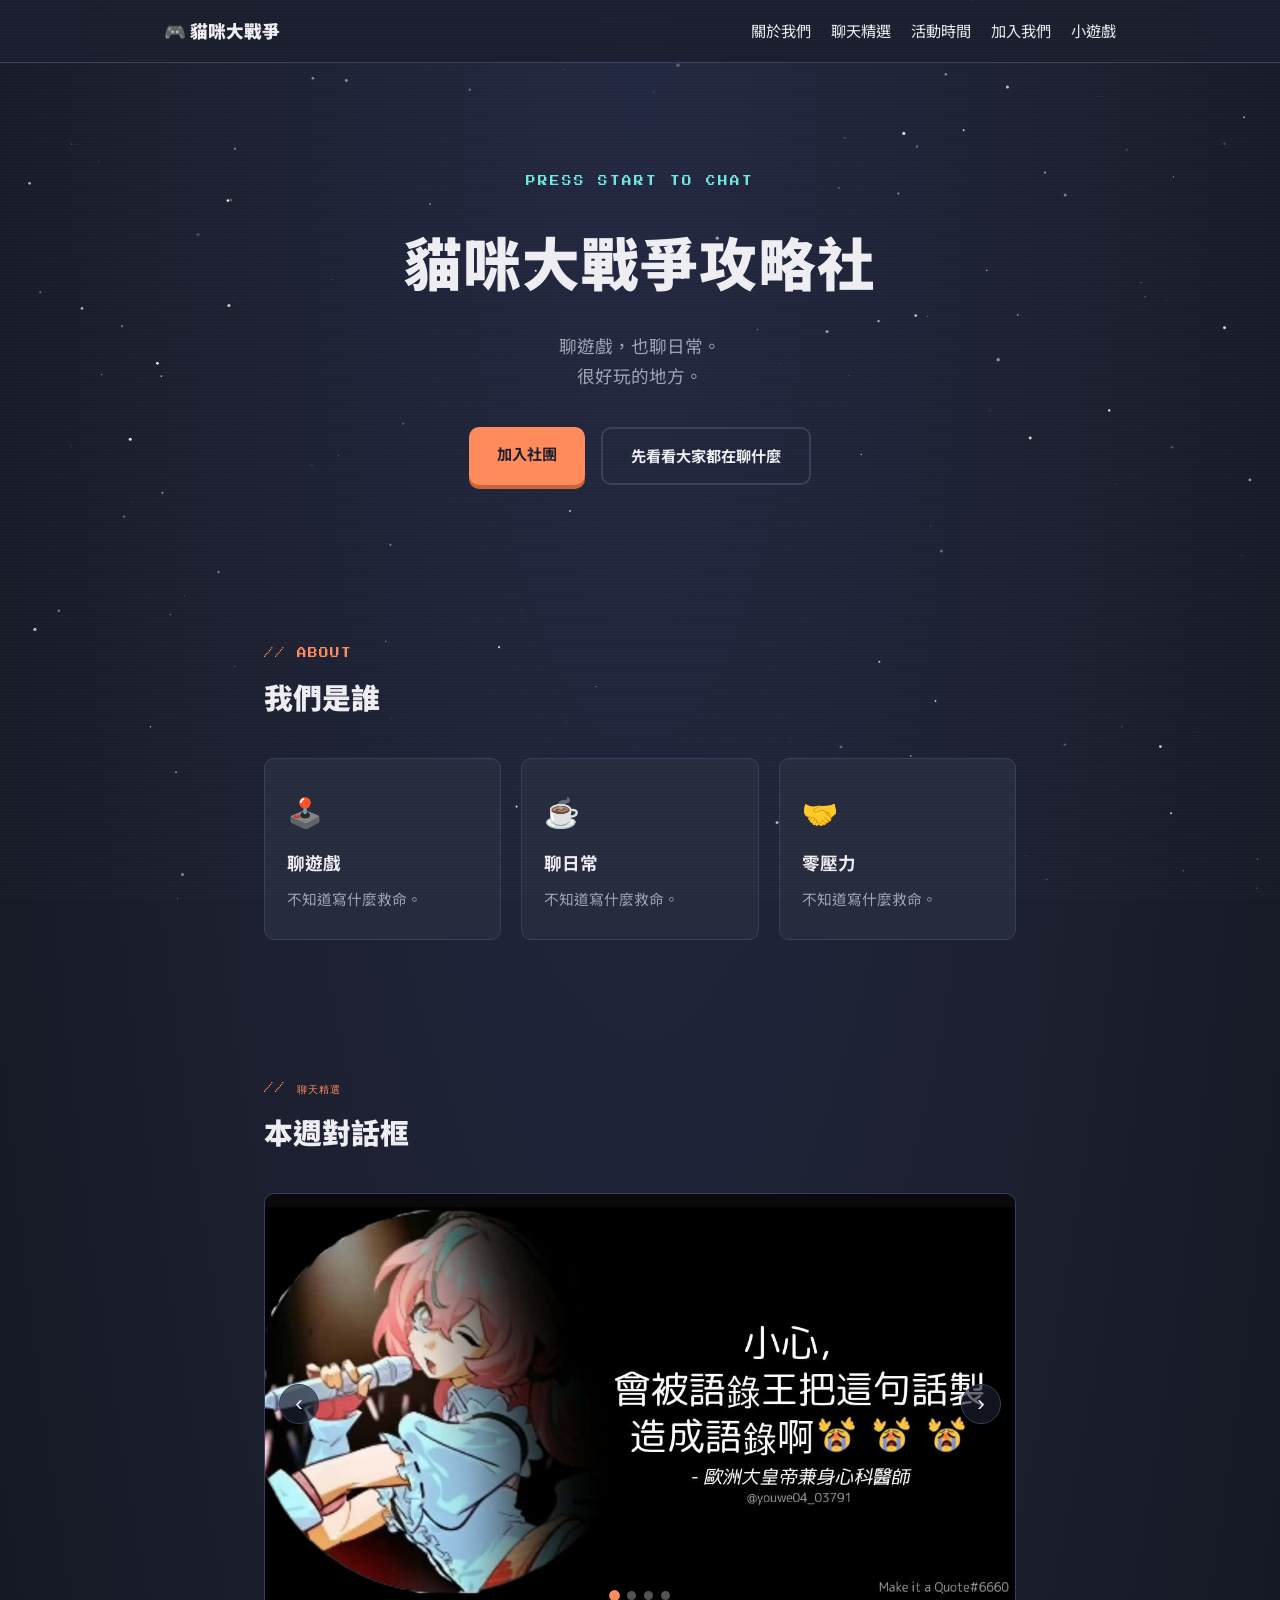
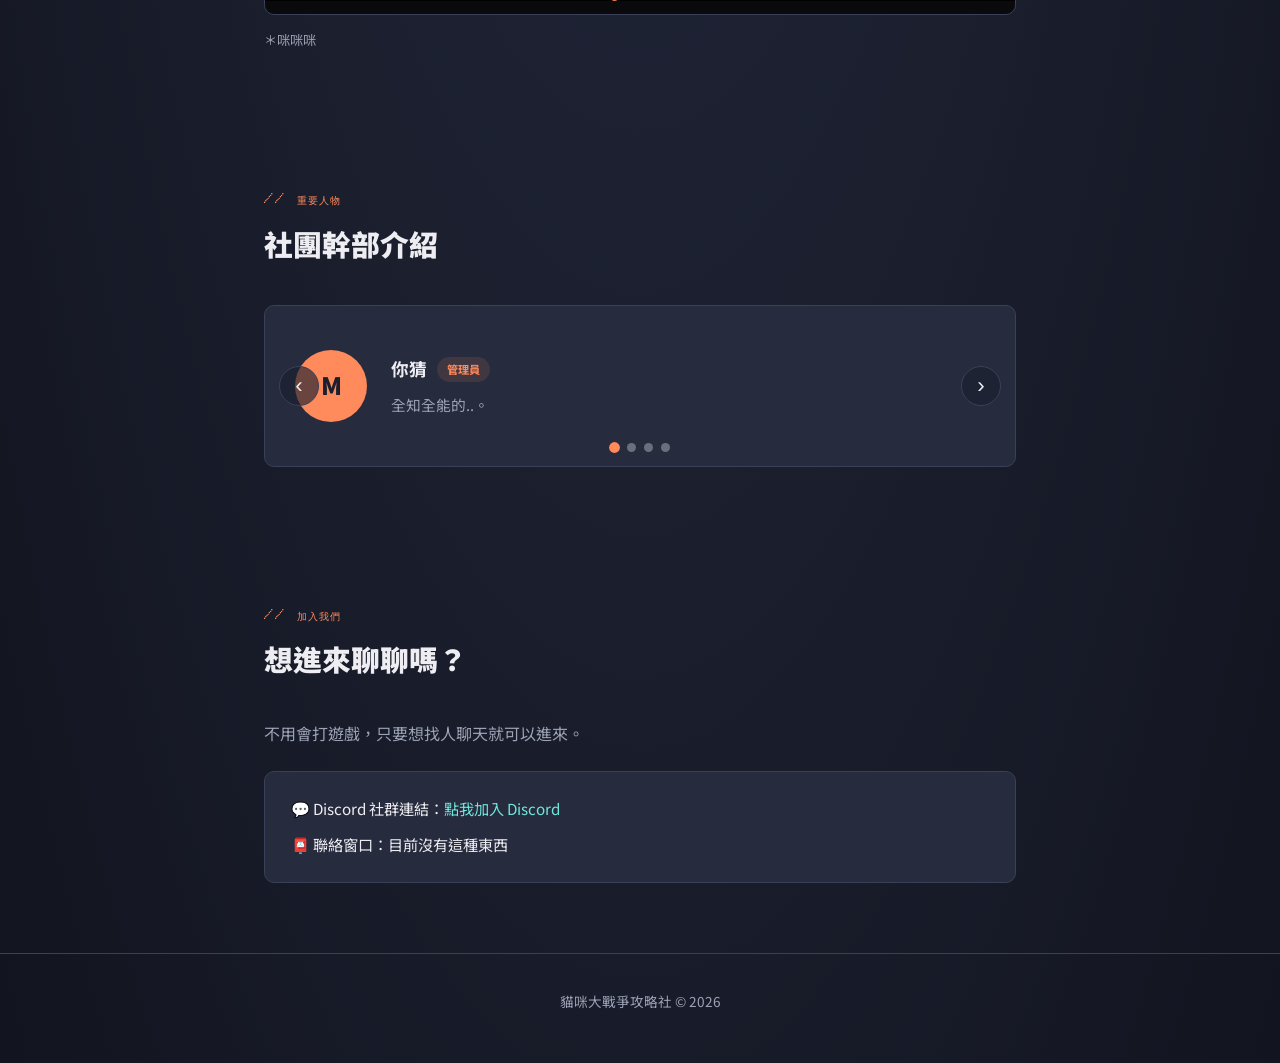
<file: index.html>
<!DOCTYPE html>
<html lang="zh-Hant">
<head>
<meta charset="UTF-8">
<meta name="viewport" content="width=device-width, initial-scale=1.0">
<title>貓咪大戰爭｜貓咪大戰爭攻略社</title>
<link rel="preconnect" href="https://fonts.googleapis.com">
<link rel="preconnect" href="https://fonts.gstatic.com" crossorigin>
<link href="https://fonts.googleapis.com/css2?family=Press+Start+2P&family=Noto+Sans+TC:wght@400;500;700;900&display=swap" rel="stylesheet">
<link rel="stylesheet" href="style.css">
</head>
<body>

  <canvas id="star-canvas"></canvas>
  <div class="scanlines"></div>

  <header class="nav">
    <div class="nav-inner">
      <span class="nav-logo">🎮 貓咪大戰爭</span>
      <nav class="nav-links">
        <a href="#about">關於我們</a>
        <a href="#chatlog">聊天精選</a>
        <a href="#schedule">活動時間</a>
        <a href="#join">加入我們</a>
        <a href="games.html">小遊戲</a>
      </nav>
    </div>
  </header>

  <main>
    <!-- HERO -->
    <section class="hero">
      <div class="hero-tag">PRESS START TO CHAT</div>
      <h1 class="hero-title">貓咪大戰爭攻略社</h1>
      <p class="hero-sub">聊遊戲，也聊日常。<br>很好玩的地方。</p>
      <div class="hero-actions">
        <a href="#join" class="btn btn-primary">加入社團</a>
        <a href="#chatlog" class="btn btn-ghost">先看看大家都在聊什麼</a>
      </div>
    </section>

    <!-- ABOUT -->
    <section id="about" class="section">
      <p class="eyebrow">// ABOUT</p>
      <h2 class="section-title">我們是誰</h2>
      <div class="about-grid">
        <div class="about-card">
          <span class="about-icon">🕹️</span>
          <h3>聊遊戲</h3>
          <p>不知道寫什麼救命。</p>
        </div>
        <div class="about-card">
          <span class="about-icon">☕</span>
          <h3>聊日常</h3>
          <p>不知道寫什麼救命。</p>
        </div>
        <div class="about-card">
          <span class="about-icon">🤝</span>
          <h3>零壓力</h3>
          <p>不知道寫什麼救命。</p>
        </div>
      </div>
    </section>

    <!-- CHAT LOG / SIGNATURE ELEMENT -->
    <section id="chatlog" class="section">
      <p class="eyebrow">// 聊天精選</p>
      <h2 class="section-title">本週對話框</h2>
<div class="quote-carousel" id="quote-carousel">
  <div class="quote-track" id="quote-track">
    <div class="quote-slide"><img src="quotes/1.jpg" alt="語錄 1"></div>
    <div class="quote-slide"><img src="quotes/2.jpg" alt="語錄 2"></div>
    <div class="quote-slide"><img src="quotes/3.jpg" alt="語錄 3"></div>
    <div class="quote-slide"><img src="quotes/4.jpg" alt="語錄 4"></div>
  </div>
  <button class="carousel-btn prev" id="carousel-prev" aria-label="上一張">‹</button>
  <button class="carousel-btn next" id="carousel-next" aria-label="下一張">›</button>
  <div class="carousel-dots" id="carousel-dots"></div>
</div>
<p class="dialog-note">＊咪咪咪</p>
    </section>

<!-- MEMBERS -->
<section id="schedule" class="section">
  <p class="eyebrow">// 重要人物</p>
  <h2 class="section-title">社團幹部介紹</h2>

  <div class="quote-carousel" id="member-carousel">
    <div class="quote-track" id="member-track">
      <div class="quote-slide">
        <div class="member-slide">
          <div class="member-avatar p1">M</div>
          <div class="member-info">
            <h3 class="member-name">你猜 <span class="member-role">管理員</span></h3>
            <p class="member-desc">全知全能的..。</p>
          </div>
        </div>
      </div>
      <div class="quote-slide">
        <div class="member-slide">
          <div class="member-avatar p2">皮</div>
          <div class="member-info">
            <h3 class="member-name">猜一下 <span class="member-role">毛皮</span></h3>
            <p class="member-desc">貓咪界中天上地下唯我獨尊。</p>
          </div>
        </div>
      </div>
      <div class="quote-slide">
        <div class="member-slide">
          <div class="member-avatar p3">虎</div>
          <div class="member-info">
            <h3 class="member-name">請猜 <span class="member-role">版主</span></h3>
            <p class="member-desc">遊戲她記。</p>
          </div>
        </div>
      </div>
      <div class="quote-slide">
        <div class="member-slide">
          <div class="member-avatar p4">長</div>
          <div class="member-info">
            <h3 class="member-name">快猜 <span class="member-role">可愛成員</span></h3>
            <p class="member-desc">123456+789+63*96*85/85=</p>
          </div>
        </div>
      </div>
    </div>
    <button class="carousel-btn prev" id="member-prev" aria-label="上一位">‹</button>
    <button class="carousel-btn next" id="member-next" aria-label="下一位">›</button>
    <div class="carousel-dots" id="member-dots"></div>
  </div>
</section>
    
    <!-- JOIN -->
    <section id="join" class="section join-section">
      <p class="eyebrow">// 加入我們</p>
      <h2 class="section-title">想進來聊聊嗎？</h2>
      <p class="join-desc">不用會打遊戲，只要想找人聊天就可以進來。</p>
      <div class="join-card">
        <p class="join-line">💬 Discord 社群連結：<a href="https://discord.gg/fbbc">點我加入 Discord</a></p>
        <p class="join-line">📮 聯絡窗口：目前沒有這種東西</p>
      </div>
    </section>
  </main>

  <footer class="footer">
    <p>貓咪大戰爭攻略社 © <span id="year"></span>　</p>
  </footer>

  <script src="script.js"></script>
</body>
</html>
</file>
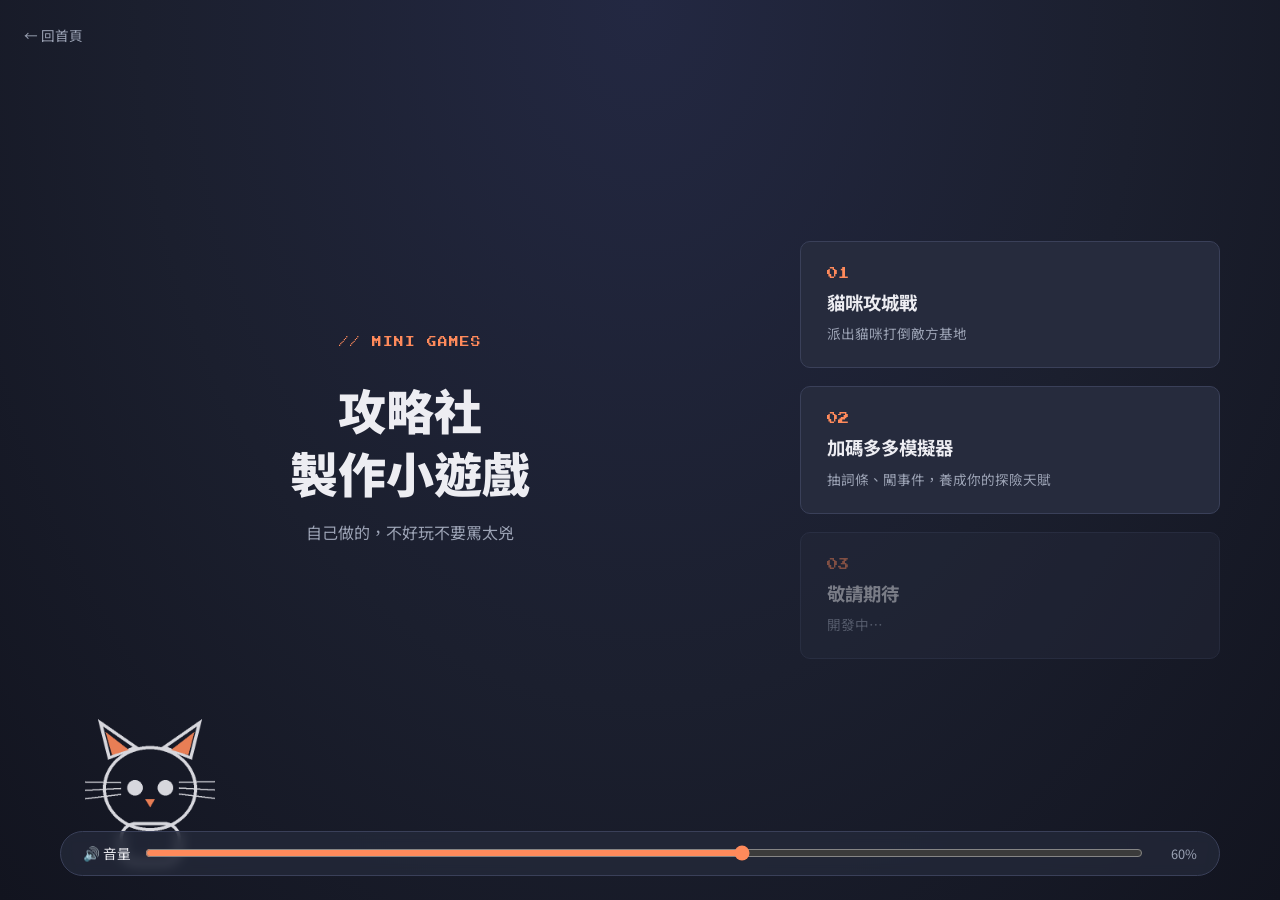
<file: games.html>
<!DOCTYPE html>
<html lang="zh-Hant">
<head>
<meta charset="UTF-8">
<meta name="viewport" content="width=device-width, initial-scale=1.0">
<title>攻略社製作小遊戲</title>
<link rel="preconnect" href="https://fonts.googleapis.com">
<link rel="preconnect" href="https://fonts.gstatic.com" crossorigin>
<link href="https://fonts.googleapis.com/css2?family=Press+Start+2P&family=Noto+Sans+TC:wght@400;500;700;900&display=swap" rel="stylesheet">
<link rel="stylesheet" href="style.css">
<link rel="stylesheet" href="games.css">
</head>
<body class="games-body">

  <canvas id="star-canvas"></canvas>

  <div class="hub">
    <a href="index.html" class="hub-back">← 回首頁</a>

    <div class="hub-left">
      <p class="eyebrow">// MINI GAMES</p>
      <h1 class="hub-title">攻略社<br>製作小遊戲</h1>
      <p class="hub-sub">自己做的，不好玩不要罵太兇</p>
      <img src="hub-cat.png" alt="貓咪吉祥物" class="hub-cat">
    </div>

    <div class="hub-right">
      <a href="cats-game.html" class="game-tile">
        <span class="game-tile-num">01</span>
        <span class="game-tile-name">貓咪攻城戰</span>
        <span class="game-tile-desc">派出貓咪打倒敵方基地</span>
      </a>
      <a href="kabamodo.html" class="game-tile">
        <span class="game-tile-num">02</span>
        <span class="game-tile-name">加碼多多模擬器</span>
        <span class="game-tile-desc">抽詞條、闖事件，養成你的探險天賦</span>
      </a>
      <div class="game-tile game-tile--soon">
        <span class="game-tile-num">03</span>
        <span class="game-tile-name">敬請期待</span>
        <span class="game-tile-desc">開發中…</span>
      </div>
    </div>

    <div class="hub-settings">
      <span class="hub-settings-label">🔊 音量</span>
      <input type="range" id="volume-slider" min="0" max="100" value="60">
      <span id="volume-value">60%</span>
    </div>
  </div>

  <script src="script.js"></script>
  <script src="games.js"></script>
</body>
</html>
</file>
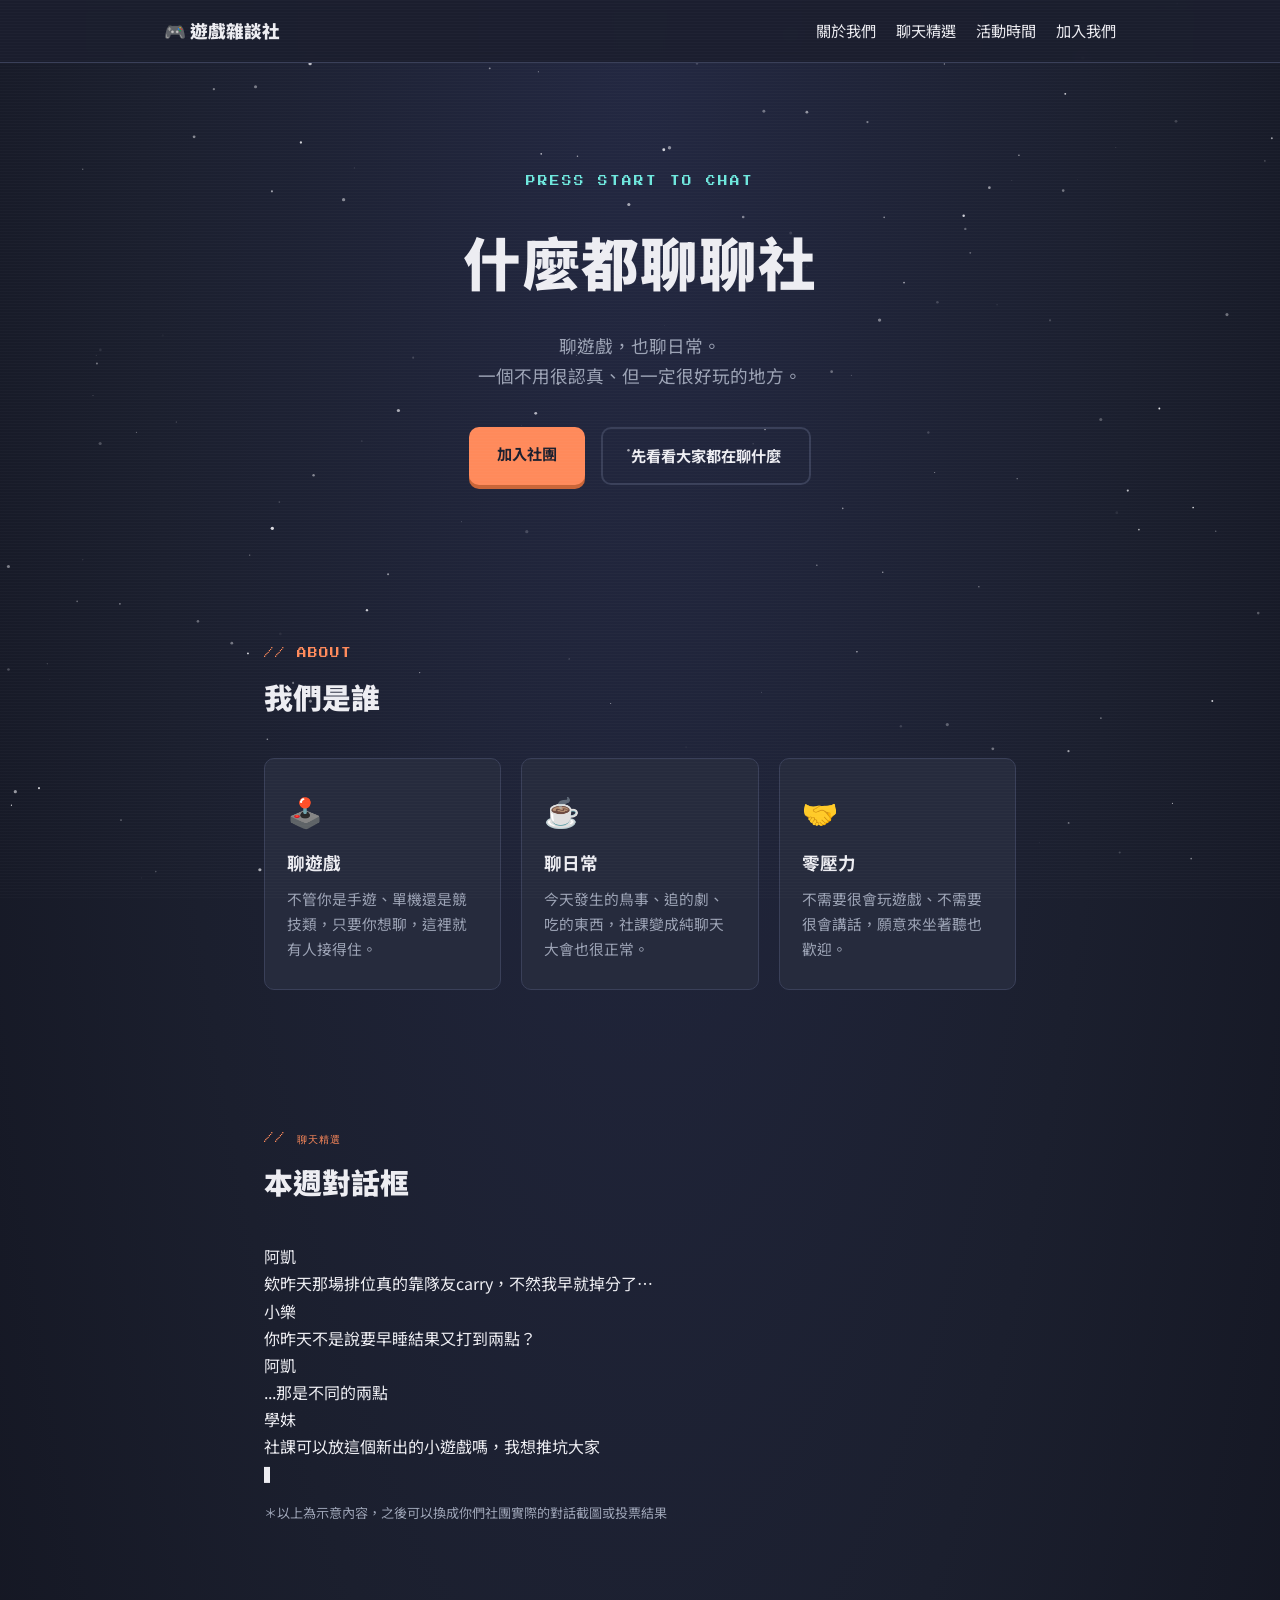
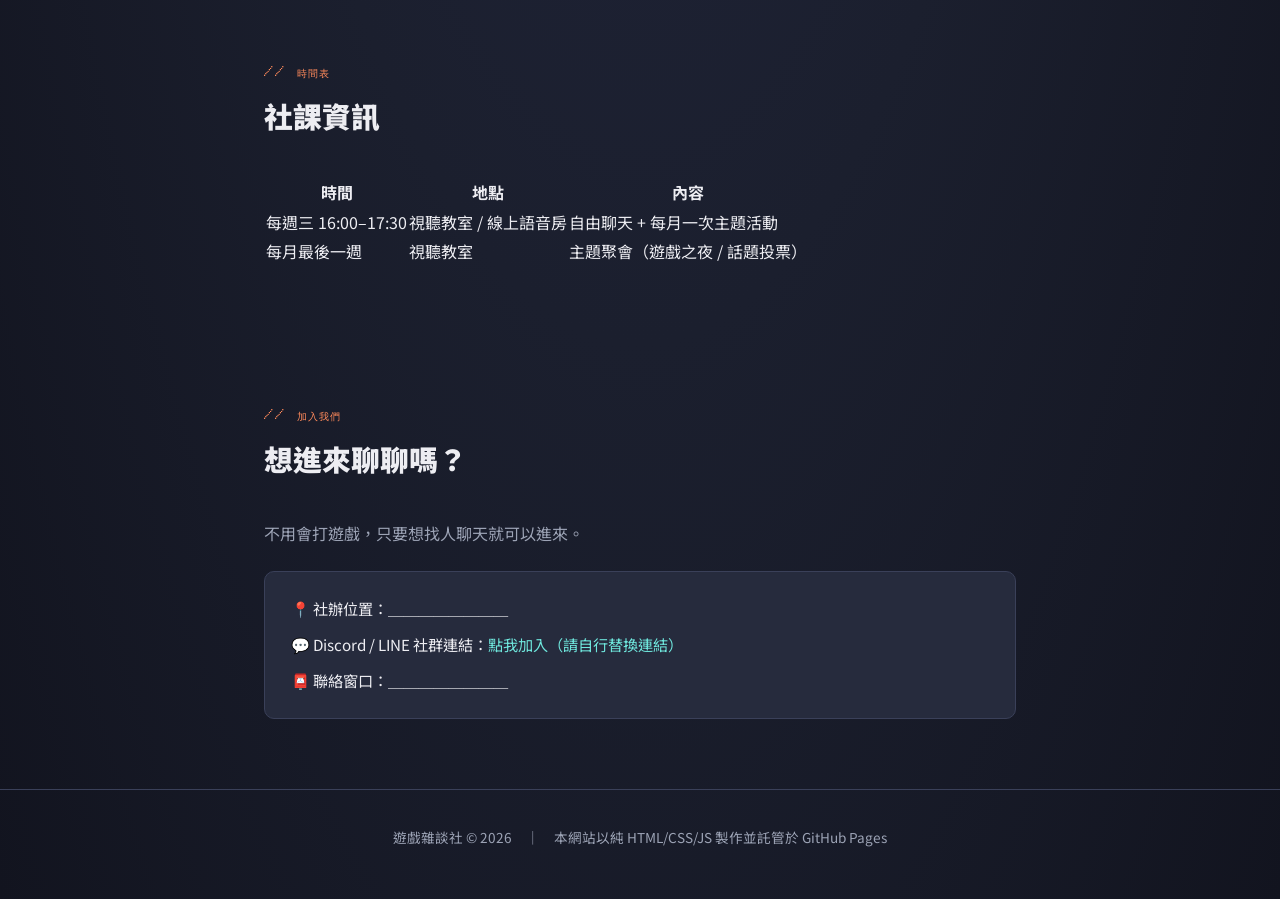
<file: index (1).html>
<!DOCTYPE html>
<html lang="zh-Hant">
<head>
<meta charset="UTF-8">
<meta name="viewport" content="width=device-width, initial-scale=1.0">
<title>遊戲雜談社｜什麼都聊聊社</title>
<link rel="preconnect" href="https://fonts.googleapis.com">
<link rel="preconnect" href="https://fonts.gstatic.com" crossorigin>
<link href="https://fonts.googleapis.com/css2?family=Press+Start+2P&family=Noto+Sans+TC:wght@400;500;700;900&display=swap" rel="stylesheet">
<link rel="stylesheet" href="style.css">
</head>
<body>

  <canvas id="star-canvas"></canvas>
  <div class="scanlines"></div>

  <header class="nav">
    <div class="nav-inner">
      <span class="nav-logo">🎮 遊戲雜談社</span>
      <nav class="nav-links">
        <a href="#about">關於我們</a>
        <a href="#chatlog">聊天精選</a>
        <a href="#schedule">活動時間</a>
        <a href="#join">加入我們</a>
      </nav>
    </div>
  </header>

  <main>
    <!-- HERO -->
    <section class="hero">
      <div class="hero-tag">PRESS START TO CHAT</div>
      <h1 class="hero-title">什麼都聊聊社</h1>
      <p class="hero-sub">聊遊戲，也聊日常。<br>一個不用很認真、但一定很好玩的地方。</p>
      <div class="hero-actions">
        <a href="#join" class="btn btn-primary">加入社團</a>
        <a href="#chatlog" class="btn btn-ghost">先看看大家都在聊什麼</a>
      </div>
    </section>

    <!-- ABOUT -->
    <section id="about" class="section">
      <p class="eyebrow">// ABOUT</p>
      <h2 class="section-title">我們是誰</h2>
      <div class="about-grid">
        <div class="about-card">
          <span class="about-icon">🕹️</span>
          <h3>聊遊戲</h3>
          <p>不管你是手遊、單機還是競技類，只要你想聊，這裡就有人接得住。</p>
        </div>
        <div class="about-card">
          <span class="about-icon">☕</span>
          <h3>聊日常</h3>
          <p>今天發生的鳥事、追的劇、吃的東西，社課變成純聊天大會也很正常。</p>
        </div>
        <div class="about-card">
          <span class="about-icon">🤝</span>
          <h3>零壓力</h3>
          <p>不需要很會玩遊戲、不需要很會講話，願意來坐著聽也歡迎。</p>
        </div>
      </div>
    </section>

    <!-- CHAT LOG / SIGNATURE ELEMENT -->
    <section id="chatlog" class="section">
      <p class="eyebrow">// 聊天精選</p>
      <h2 class="section-title">本週對話框</h2>
      <div class="dialog-box">
        <div class="dialog-line">
          <span class="dialog-name p1">阿凱</span>
          <p>欸昨天那場排位真的靠隊友carry，不然我早就掉分了…</p>
        </div>
        <div class="dialog-line">
          <span class="dialog-name p2">小樂</span>
          <p>你昨天不是說要早睡結果又打到兩點？</p>
        </div>
        <div class="dialog-line">
          <span class="dialog-name p1">阿凱</span>
          <p>...那是不同的兩點</p>
        </div>
        <div class="dialog-line">
          <span class="dialog-name p3">學妹</span>
          <p>社課可以放這個新出的小遊戲嗎，我想推坑大家</p>
        </div>
        <div class="dialog-cursor">▍</div>
      </div>
      <p class="dialog-note">＊以上為示意內容，之後可以換成你們社團實際的對話截圖或投票結果</p>
    </section>

    <!-- SCHEDULE -->
    <section id="schedule" class="section">
      <p class="eyebrow">// 時間表</p>
      <h2 class="section-title">社課資訊</h2>
      <table class="schedule-table">
        <thead>
          <tr><th>時間</th><th>地點</th><th>內容</th></tr>
        </thead>
        <tbody>
          <tr><td>每週三 16:00–17:30</td><td>視聽教室 / 線上語音房</td><td>自由聊天 + 每月一次主題活動</td></tr>
          <tr><td>每月最後一週</td><td>視聽教室</td><td>主題聚會（遊戲之夜 / 話題投票）</td></tr>
        </tbody>
      </table>
    </section>

    <!-- JOIN -->
    <section id="join" class="section join-section">
      <p class="eyebrow">// 加入我們</p>
      <h2 class="section-title">想進來聊聊嗎？</h2>
      <p class="join-desc">不用會打遊戲，只要想找人聊天就可以進來。</p>
      <div class="join-card">
        <p class="join-line">📍 社辦位置：＿＿＿＿＿＿＿＿</p>
        <p class="join-line">💬 Discord / LINE 社群連結：<a href="#">點我加入（請自行替換連結）</a></p>
        <p class="join-line">📮 聯絡窗口：＿＿＿＿＿＿＿＿</p>
      </div>
    </section>
  </main>

  <footer class="footer">
    <p>遊戲雜談社 © <span id="year"></span>　｜　本網站以純 HTML/CSS/JS 製作並託管於 GitHub Pages</p>
  </footer>

  <script src="script.js"></script>
</body>
</html>
</file>
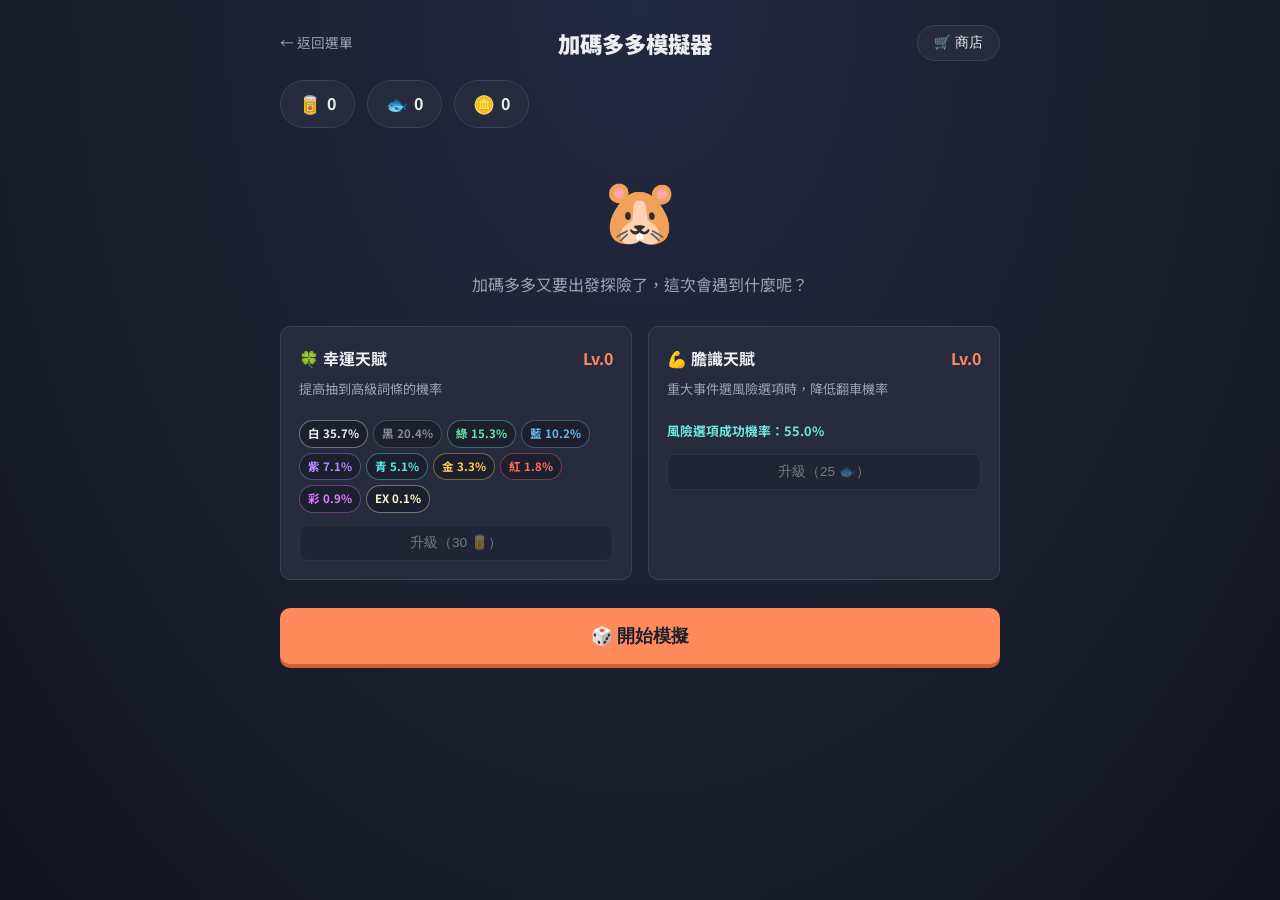
<file: kabamodo.html>
<!DOCTYPE html>
<html lang="zh-Hant">
<head>
<meta charset="UTF-8">
<meta name="viewport" content="width=device-width, initial-scale=1.0">
<title>加碼多多模擬器</title>
<link rel="preconnect" href="https://fonts.googleapis.com">
<link rel="preconnect" href="https://fonts.gstatic.com" crossorigin>
<link href="https://fonts.googleapis.com/css2?family=Press+Start+2P&family=Noto+Sans+TC:wght@400;500;700;900&display=swap" rel="stylesheet">
<link rel="stylesheet" href="style.css">
<link rel="stylesheet" href="kabamodo.css">
</head>
<body class="games-body">

<canvas id="star-canvas"></canvas>

<div class="kb-wrap">

  <header class="kb-topbar">
    <a href="games.html" class="kb-back">← 返回選單</a>
    <h1 class="kb-title">加碼多多模擬器</h1>
    <button id="kb-shop-btn" class="kb-shop-btn">🛒 商店</button>
  </header>

  <div class="kb-currency-bar">
    <div class="kb-currency"><span class="kb-currency-icon">🥫</span><span id="cur-can">0</span></div>
    <div class="kb-currency"><span class="kb-currency-icon">🐟</span><span id="cur-fish">0</span></div>
    <div class="kb-currency"><span class="kb-currency-icon">🪙</span><span id="cur-coin">0</span></div>
  </div>

  <!-- ===================== 首頁 ===================== -->
  <section id="screen-home" class="kb-screen">
    <div class="kb-mascot">🐹</div>
    <p class="kb-flavor">加碼多多又要出發探險了，這次會遇到什麼呢？</p>

    <div class="kb-talents">
      <div class="kb-talent">
        <div class="kb-talent-head">
          <span>🍀 幸運天賦</span>
          <span id="luck-level">Lv.0</span>
        </div>
        <p class="kb-talent-desc">提高抽到高級詞條的機率</p>
        <div class="kb-prob-list" id="luck-prob-list"></div>
        <button id="luck-upgrade-btn" class="kb-talent-btn">升級（<span id="luck-cost">30</span> 🥫）</button>
      </div>
      <div class="kb-talent">
        <div class="kb-talent-head">
          <span>💪 膽識天賦</span>
          <span id="courage-level">Lv.0</span>
        </div>
        <p class="kb-talent-desc">重大事件選風險選項時，降低翻車機率</p>
        <p class="kb-talent-prob">風險選項成功機率：<span id="courage-prob">--%</span></p>
        <button id="courage-upgrade-btn" class="kb-talent-btn">升級（<span id="courage-cost">25</span> 🐟）</button>
      </div>
    </div>

    <button id="start-sim-btn" class="kb-btn-primary">🎲 開始模擬</button>

    <div id="last-result" class="kb-last-result hidden">
      <p class="kb-last-result-title">上次模擬結果</p>
      <p id="last-result-text"></p>
    </div>
  </section>

  <!-- ===================== 抽選詞條畫面 ===================== -->
  <section id="screen-draw" class="kb-screen hidden">
    <h2 class="kb-screen-title">選出 3 個詞條（<span id="pick-count">0</span>/3）</h2>
    <div id="tag-grid" class="kb-tag-grid"></div>
    <div class="kb-draw-actions">
      <button id="reroll-btn" class="kb-btn-secondary">🔄 重抽（<span id="reroll-stock">0</span>）</button>
      <button id="confirm-pick-btn" class="kb-btn-primary" disabled>確認出發</button>
    </div>
  </section>

  <!-- ===================== 模擬過程畫面 ===================== -->
  <section id="screen-sim" class="kb-screen hidden">
    <h2 class="kb-screen-title">模擬中…</h2>
    <div id="sim-log" class="kb-sim-log"></div>
    <div id="sim-choices" class="kb-sim-choices hidden"></div>
    <button id="sim-continue-btn" class="kb-btn-primary hidden">繼續</button>
  </section>

  <!-- ===================== 結算畫面 ===================== -->
  <section id="screen-result" class="kb-screen hidden">
    <h2 id="result-tier" class="kb-result-tier"></h2>
    <p id="result-story" class="kb-result-story"></p>
    <div class="kb-result-rewards">
      <div class="kb-reward-item"><span class="kb-currency-icon">🥫</span> +<span id="reward-can">0</span></div>
      <div class="kb-reward-item"><span class="kb-currency-icon">🐟</span> +<span id="reward-fish">0</span></div>
      <div class="kb-reward-item"><span class="kb-currency-icon">🪙</span> +<span id="reward-coin">0</span></div>
    </div>
    <button id="result-back-btn" class="kb-btn-primary">回到首頁</button>
  </section>

</div>

<!-- ===================== 商店彈窗 ===================== -->
<div id="shop-overlay" class="kb-overlay hidden">
  <div class="kb-shop-panel">
    <button id="shop-close" class="kb-shop-close">×</button>
    <h2>模擬幣商店</h2>
    <div class="kb-shop-item">
      <div>
        <p class="kb-shop-item-name">🔄 重抽券 x1</p>
        <p class="kb-shop-item-desc">下次模擬多一次重抽機會</p>
      </div>
      <button class="kb-shop-buy-btn" data-item="reroll" data-price="15">15 🪙</button>
    </div>
    <div class="kb-shop-item">
      <div>
        <p class="kb-shop-item-name">🍀 幸運符 x1</p>
        <p class="kb-shop-item-desc">下次模擬 7 個詞條保底綠色以上</p>
      </div>
      <button class="kb-shop-buy-btn" data-item="charm" data-price="40">40 🪙</button>
    </div>
    <div class="kb-shop-item">
      <div>
        <p class="kb-shop-item-name">🏷️ 稱號：多多的老朋友</p>
        <p class="kb-shop-item-desc">純裝飾稱號，顯示在首頁</p>
      </div>
      <button id="title-buy-btn" class="kb-shop-buy-btn" data-item="title" data-price="100">100 🪙</button>
    </div>
  </div>
</div>

<script src="script.js"></script>
<script src="kabamodo.js"></script>
</body>
</html>
</file>
<file: style.css>
/* ===== Design tokens ===== */
:root {
  --bg: #1B1F2E;
  --panel: #262B3D;
  --panel-border: #3A4059;
  --coral: #FF8A5B;
  --mint: #6FE7DD;
  --text: #EDEDF2;
  --text-muted: #9CA3B5;
  --font-display: "Press Start 2P", monospace;
  --font-body: "Noto Sans TC", sans-serif;
  --radius: 10px;
}

* { margin: 0; padding: 0; box-sizing: border-box; }

body {
  background: radial-gradient(ellipse at top, #232842 0%, var(--bg) 55%, #12141f 100%);
  color: var(--text);
  font-family: var(--font-body);
  line-height: 1.7;
  overflow-x: hidden;
}

/* 星空背景畫布：固定滿版，蓋在最底層 */
#star-canvas {
  position: fixed;
  inset: 0;
  z-index: -1;
  display: block;
}

a { color: var(--mint); text-decoration: none; }
a:hover { text-decoration: underline; }

/* subtle scanline texture over whole page */
.scanlines {
  position: fixed;
  inset: 0;
  pointer-events: none;
  z-index: 999;
  background: repeating-linear-gradient(
    to bottom,
    rgba(255,255,255,0.02) 0px,
    rgba(255,255,255,0.02) 1px,
    transparent 1px,
    transparent 3px
  );
}

/* ===== Nav ===== */
.nav {
  position: sticky;
  top: 0;
  z-index: 100;
  background: rgba(27, 31, 46, 0.9);
  backdrop-filter: blur(6px);
  border-bottom: 1px solid var(--panel-border);
}
.nav-inner {
  max-width: 1000px;
  margin: 0 auto;
  padding: 16px 24px;
  display: flex;
  justify-content: space-between;
  align-items: center;
  flex-wrap: wrap;
  gap: 12px;
}
.nav-logo { font-weight: 900; font-size: 1.1rem; }
.nav-links { display: flex; gap: 20px; flex-wrap: wrap; }
.nav-links a { color: var(--text); font-size: 0.95rem; }
.nav-links a:hover { color: var(--coral); }

/* ===== Hero ===== */
.hero {
  max-width: 800px;
  margin: 0 auto;
  padding: 110px 24px 90px;
  text-align: center;
}
.hero-tag {
  font-family: var(--font-display);
  font-size: 0.6rem;
  color: var(--mint);
  letter-spacing: 2px;
  margin-bottom: 24px;
  animation: blink 1.4s steps(2, start) infinite;
}
@keyframes blink { 50% { opacity: 0.3; } }

.hero-title {
  font-size: clamp(2.4rem, 7vw, 3.6rem);
  font-weight: 900;
  margin-bottom: 20px;
  letter-spacing: 1px;
}
.hero-sub {
  color: var(--text-muted);
  font-size: 1.1rem;
  margin-bottom: 36px;
}
.hero-actions {
  display: flex;
  gap: 16px;
  justify-content: center;
  flex-wrap: wrap;
}

.btn {
  display: inline-block;
  padding: 14px 28px;
  border-radius: var(--radius);
  font-weight: 700;
  font-size: 0.95rem;
  transition: transform 0.15s ease, box-shadow 0.15s ease;
}
.btn:hover { transform: translateY(-2px); text-decoration: none; }
.btn-primary {
  background: var(--coral);
  color: #1B1F2E;
  box-shadow: 0 4px 0 #c96538;
}
.btn-primary:hover { box-shadow: 0 6px 0 #c96538; }
.btn-ghost {
  border: 2px solid var(--panel-border);
  color: var(--text);
}
.btn-ghost:hover { border-color: var(--mint); color: var(--mint); }

/* ===== Sections ===== */
.section {
  max-width: 800px;
  margin: 0 auto;
  padding: 70px 24px;
}
.eyebrow {
  font-family: var(--font-display);
  font-size: 0.6rem;
  color: var(--coral);
  margin-bottom: 12px;
  letter-spacing: 1px;
}
.section-title {
  font-size: 1.8rem;
  font-weight: 900;
  margin-bottom: 36px;
}

/* About cards */
.about-grid {
  display: grid;
  grid-template-columns: repeat(3, 1fr);
  gap: 20px;
}
.about-card {
  background: var(--panel);
  border: 1px solid var(--panel-border);
  border-radius: var(--radius);
  padding: 28px 22px;
}
.about-icon { font-size: 1.8rem; display: block; margin-bottom: 12px; }
.about-card h3 { font-size: 1.1rem; margin-bottom: 8px; }
.about-card p { color: var(--text-muted); font-size: 0.92rem; }

/* Carousel（語錄輪播、成員輪播共用） */
.quote-carousel {
  position: relative;
  border-radius: var(--radius);
  overflow: hidden;
  border: 1px solid var(--panel-border);
  background: var(--panel);
  touch-action: pan-y;
}
.quote-track {
  display: flex;
  transition: transform 0.4s ease;
}
.quote-slide {
  flex: 0 0 100%;
  min-width: 100%;
  height: 420px;
  background: #0a0a0c;
  display: flex;
  align-items: center;
  justify-content: center;
  overflow: hidden;
}
.quote-slide img {
  max-width: 100%;
  max-height: 100%;
  width: auto;
  height: auto;
  object-fit: contain;
  display: block;
  user-select: none;
  -webkit-user-drag: none;
}

/* 幹部介紹輪播：不套用語錄圖片的固定高度，改成依內容自動調整 */
#member-track .quote-slide {
  height: auto;
  display: block;
  background: transparent;
}
.carousel-btn {
  position: absolute;
  top: 50%;
  transform: translateY(-50%);
  background: rgba(27, 31, 46, 0.65);
  color: var(--text);
  border: 1px solid var(--panel-border);
  width: 40px;
  height: 40px;
  border-radius: 50%;
  font-size: 1.4rem;
  line-height: 1;
  cursor: pointer;
  display: flex;
  align-items: center;
  justify-content: center;
  transition: background 0.15s ease, color 0.15s ease;
  z-index: 2;
}
.carousel-btn:hover { background: var(--coral); color: #1B1F2E; }
.carousel-btn.prev { left: 14px; }
.carousel-btn.next { right: 14px; }
.carousel-dots {
  position: absolute;
  bottom: 14px;
  left: 0;
  right: 0;
  display: flex;
  justify-content: center;
  gap: 8px;
}
.carousel-dots .dot {
  width: 9px;
  height: 9px;
  border-radius: 50%;
  background: rgba(237, 237, 242, 0.35);
  cursor: pointer;
  border: none;
  padding: 0;
  transition: background 0.15s ease, transform 0.15s ease;
}
.carousel-dots .dot.active {
  background: var(--coral);
  transform: scale(1.2);
}
.dialog-note {
  margin-top: 14px;
  font-size: 0.82rem;
  color: var(--text-muted);
}

/* Member cards（放在 carousel-slide 裡面） */
.member-slide {
  display: flex;
  align-items: center;
  gap: 24px;
  min-height: 160px;
  padding: 40px 30px;
}
.member-avatar {
  flex-shrink: 0;
  width: 72px;
  height: 72px;
  border-radius: 50%;
  display: flex;
  align-items: center;
  justify-content: center;
  font-weight: 900;
  font-size: 1.5rem;
  color: #1B1F2E;
}
.member-avatar.p1 { background: var(--coral); }
.member-avatar.p2 { background: var(--mint); }
.member-avatar.p3 { background: #C9A6FF; }
.member-name {
  font-size: 1.1rem;
  margin-bottom: 8px;
  display: flex;
  align-items: center;
  gap: 10px;
  flex-wrap: wrap;
}
.member-role {
  font-size: 0.7rem;
  font-weight: 700;
  color: var(--coral);
  background: rgba(255, 138, 91, 0.12);
  padding: 3px 10px;
  border-radius: 999px;
}
.member-desc {
  color: var(--text-muted);
  font-size: 0.92rem;
}

/* Join section */
.join-desc { color: var(--text-muted); margin-bottom: 24px; }
.join-card {
  background: var(--panel);
  border: 1px solid var(--panel-border);
  border-radius: var(--radius);
  padding: 24px 26px;
}
.join-line { margin-bottom: 10px; font-size: 0.95rem; }
.join-line:last-child { margin-bottom: 0; }

/* Footer */
.footer {
  text-align: center;
  padding: 36px 24px 50px;
  color: var(--text-muted);
  font-size: 0.85rem;
  border-top: 1px solid var(--panel-border);
}

/* ===== Responsive ===== */
@media (max-width: 640px) {
  .about-grid { grid-template-columns: 1fr; }
  .nav-inner { flex-direction: column; align-items: flex-start; }
  .hero { padding: 80px 20px 60px; }
  .quote-slide { height: 280px; }
}

/* Respect reduced motion */
@media (prefers-reduced-motion: reduce) {
  .hero-tag { animation: none; }
  .quote-track { transition: none; }
}
</file>
<file: games.css>
.games-body {
  height: 100vh;
  overflow: hidden;
}

.hub {
  position: relative;
  z-index: 1;
  height: 100vh;
  display: flex;
  padding: 40px 60px;
  gap: 40px;
}

.hub-back {
  position: absolute;
  top: 24px;
  left: 24px;
  font-size: 0.85rem;
  color: var(--text-muted);
}
.hub-back:hover { color: var(--coral); }

.hub-left {
  flex: 1;
  display: flex;
  flex-direction: column;
  justify-content: center;
  position: relative;
  min-width: 0;
}
.hub-title {
  font-size: clamp(2rem, 5vw, 3rem);
  font-weight: 900;
  line-height: 1.3;
  margin: 16px 0;
}
.hub-sub {
  color: var(--text-muted);
  margin-bottom: 20px;
}
.hub-cat {
  position: absolute;
  left: -10px;
  bottom: -20px;
  width: 200px;
  opacity: 0.9;
  pointer-events: none;
}

.hub-right {
  flex: 1;
  display: flex;
  flex-direction: column;
  justify-content: center;
  gap: 18px;
  max-width: 420px;
}
.game-tile {
  display: flex;
  flex-direction: column;
  gap: 4px;
  background: var(--panel);
  border: 1px solid var(--panel-border);
  border-radius: var(--radius);
  padding: 22px 26px;
  color: var(--text);
  transition: transform 0.15s ease, border-color 0.15s ease;
}
.game-tile:hover {
  transform: translateX(6px);
  border-color: var(--coral);
  text-decoration: none;
}
.game-tile-num {
  font-family: var(--font-display);
  font-size: 0.7rem;
  color: var(--coral);
}
.game-tile-name { font-size: 1.15rem; font-weight: 700; }
.game-tile-desc { font-size: 0.85rem; color: var(--text-muted); }

.game-tile--soon {
  opacity: 0.45;
  cursor: not-allowed;
}
.game-tile--soon:hover { transform: none; border-color: var(--panel-border); }

.hub-settings {
  position: absolute;
  bottom: 24px;
  left: 60px;
  right: 60px;
  display: flex;
  align-items: center;
  gap: 14px;
  background: rgba(38, 43, 61, 0.7);
  border: 1px solid var(--panel-border);
  border-radius: 999px;
  padding: 10px 22px;
  backdrop-filter: blur(6px);
}
.hub-settings-label { font-size: 0.85rem; white-space: nowrap; }
#volume-slider { flex: 1; accent-color: var(--coral); }
#volume-value { font-size: 0.8rem; color: var(--text-muted); width: 40px; text-align: right; }

@media (max-width: 720px) {
  .hub { flex-direction: column; padding: 70px 24px 90px; overflow-y: auto; }
  .hub-cat { display: none; }
  .hub-right { max-width: 100%; }
  .hub-settings { left: 20px; right: 20px; bottom: 16px; }
}
/* =========================================================
   小遊戲入口頁：左側標題與圖片置中
   右側按鈕維持原本位置
========================================================= */

.hub-left {
  text-align: center;
  display: flex;
  flex-direction: column;
  align-items: center;
}

.hub-left .eyebrow,
.hub-left .hub-title,
.hub-left .hub-sub {
  text-align: center;
}

.hub-cat {
  display: block;
  margin-left: auto;
  margin-right: auto;
}
</file>
<file: kabamodo.css>
.games-body {
  min-height: 100vh;
  padding: 24px 16px 60px;
}

.kb-wrap {
  position: relative;
  z-index: 1;
  max-width: 720px;
  margin: 0 auto;
}

.kb-topbar {
  display: flex;
  align-items: center;
  justify-content: space-between;
  margin-bottom: 18px;
  flex-wrap: wrap;
  gap: 10px;
}
.kb-back { color: var(--text-muted); font-size: 0.85rem; }
.kb-back:hover { color: var(--coral); }
.kb-title { font-size: 1.4rem; font-weight: 900; margin: 0; }
.kb-shop-btn {
  background: var(--panel);
  border: 1px solid var(--panel-border);
  color: var(--text);
  padding: 8px 16px;
  border-radius: 999px;
  font-size: 0.85rem;
  cursor: pointer;
}
.kb-shop-btn:hover { border-color: var(--coral); }

.kb-currency-bar {
  display: flex;
  gap: 12px;
  margin-bottom: 24px;
  flex-wrap: wrap;
}
.kb-currency {
  background: var(--panel);
  border: 1px solid var(--panel-border);
  border-radius: 999px;
  padding: 8px 18px;
  font-weight: 700;
  display: flex;
  align-items: center;
  gap: 6px;
}
.kb-currency-icon { font-size: 1.1rem; }

.kb-screen { animation: fadeIn 0.25s ease; }
@keyframes fadeIn { from { opacity: 0; transform: translateY(6px); } to { opacity: 1; transform: none; } }
.hidden { display: none !important; }

.kb-mascot {
  font-size: 4rem;
  text-align: center;
  margin-bottom: 10px;
}
.kb-flavor {
  text-align: center;
  color: var(--text-muted);
  margin-bottom: 28px;
}

.kb-talents {
  display: grid;
  grid-template-columns: 1fr 1fr;
  gap: 16px;
  margin-bottom: 28px;
}
.kb-talent {
  background: var(--panel);
  border: 1px solid var(--panel-border);
  border-radius: var(--radius);
  padding: 18px;
}
.kb-talent-head {
  display: flex;
  justify-content: space-between;
  font-weight: 700;
  margin-bottom: 6px;
}
.kb-talent-head span:last-child { color: var(--coral); }
.kb-talent-desc {
  font-size: 0.82rem;
  color: var(--text-muted);
  margin-bottom: 8px;
  min-height: 34px;
}
.kb-talent-prob {
  font-size: 0.8rem;
  color: var(--mint);
  font-weight: 700;
  margin: 0 0 12px;
}
.kb-prob-list {
  display: flex;
  flex-wrap: wrap;
  gap: 5px;
  margin-bottom: 12px;
}
.kb-prob-chip {
  font-size: 0.72rem;
  font-weight: 700;
  padding: 3px 8px;
  border-radius: 999px;
  background: var(--bg);
  border: 1px solid var(--panel-border);
  white-space: nowrap;
}
.kb-talent-btn {
  width: 100%;
  background: var(--bg);
  border: 1px solid var(--panel-border);
  color: var(--text);
  padding: 8px;
  border-radius: 8px;
  cursor: pointer;
  font-size: 0.85rem;
}
.kb-talent-btn:hover:not(:disabled) { border-color: var(--mint); color: var(--mint); }
.kb-talent-btn:disabled { opacity: 0.4; cursor: not-allowed; }

.kb-btn-primary {
  display: block;
  width: 100%;
  padding: 16px;
  background: var(--coral);
  color: #1B1F2E;
  border: none;
  border-radius: var(--radius);
  font-size: 1.1rem;
  font-weight: 900;
  cursor: pointer;
  box-shadow: 0 4px 0 #c96538;
}
.kb-btn-primary:hover:not(:disabled) { transform: translateY(-2px); }
.kb-btn-primary:disabled { opacity: 0.4; cursor: not-allowed; box-shadow: none; }
.kb-btn-secondary {
  padding: 14px 20px;
  background: var(--panel);
  border: 1px solid var(--panel-border);
  color: var(--text);
  border-radius: var(--radius);
  font-size: 0.95rem;
  cursor: pointer;
}
.kb-btn-secondary:hover:not(:disabled) { border-color: var(--mint); }
.kb-btn-secondary:disabled { opacity: 0.4; cursor: not-allowed; }

.kb-last-result {
  margin-top: 24px;
  background: var(--panel);
  border: 1px solid var(--panel-border);
  border-radius: var(--radius);
  padding: 16px 20px;
}
.kb-last-result-title { font-size: 0.8rem; color: var(--text-muted); margin: 0 0 6px; }

.kb-screen-title { font-size: 1.2rem; font-weight: 900; margin-bottom: 18px; text-align: center; }

.kb-tag-grid {
  display: grid;
  grid-template-columns: repeat(auto-fit, minmax(140px, 1fr));
  gap: 12px;
  margin-bottom: 20px;
}
.kb-tag-card {
  position: relative;
  border-radius: var(--radius);
  padding: 16px 12px;
  text-align: center;
  cursor: pointer;
  border: 2px solid var(--panel-border);
  background: var(--panel);
  transition: transform 0.12s ease, border-color 0.12s ease;
}
.kb-tag-card:hover { transform: translateY(-3px); }
.kb-tag-card.picked { border-color: #ff3b3b; box-shadow: 0 0 0 3px rgba(255, 59, 59, 0.35); }
.kb-tag-tier { font-size: 0.7rem; font-weight: 900; margin-bottom: 6px; letter-spacing: 1px; }
.kb-tag-name { font-size: 0.95rem; font-weight: 700; }
.kb-tag-power { font-size: 0.75rem; margin-top: 6px; opacity: 0.85; }

.kb-draw-actions {
  display: flex;
  gap: 12px;
  justify-content: center;
  flex-wrap: wrap;
}

.kb-sim-log {
  background: var(--panel);
  border: 1px solid var(--panel-border);
  border-radius: var(--radius);
  padding: 20px;
  min-height: 160px;
  margin-bottom: 18px;
  display: flex;
  flex-direction: column;
  gap: 10px;
}
.kb-sim-log-line { font-size: 0.95rem; line-height: 1.6; }
.kb-sim-log-line.delta-pos { color: var(--mint); }
.kb-sim-log-line.delta-neg { color: var(--coral); }

.kb-sim-choices {
  display: flex;
  flex-direction: column;
  gap: 10px;
  margin-bottom: 18px;
}
.kb-choice-btn {
  padding: 14px 18px;
  background: var(--panel);
  border: 1px solid var(--panel-border);
  color: var(--text);
  border-radius: var(--radius);
  text-align: left;
  cursor: pointer;
  font-size: 0.95rem;
}
.kb-choice-btn:hover { border-color: var(--coral); }

.kb-result-tier {
  text-align: center;
  font-size: 2rem;
  font-weight: 900;
  margin-bottom: 8px;
}
.kb-result-story {
  text-align: center;
  color: var(--text-muted);
  margin-bottom: 24px;
}
.kb-result-rewards {
  display: flex;
  justify-content: center;
  gap: 20px;
  margin-bottom: 28px;
  font-size: 1.1rem;
  font-weight: 700;
}
.kb-reward-item { display: flex; align-items: center; gap: 6px; }

.kb-overlay {
  position: fixed;
  inset: 0;
  z-index: 500;
  background: rgba(0,0,0,0.65);
  display: flex;
  align-items: center;
  justify-content: center;
  padding: 20px;
}
.kb-shop-panel {
  position: relative;
  width: min(480px, 100%);
  background: var(--panel);
  border: 1px solid var(--panel-border);
  border-radius: var(--radius);
  padding: 28px;
}
.kb-shop-panel h2 { margin-top: 0; }
.kb-shop-close {
  position: absolute;
  right: 14px;
  top: 10px;
  background: none;
  border: none;
  color: var(--text-muted);
  font-size: 1.8rem;
  cursor: pointer;
}
.kb-shop-item {
  display: flex;
  align-items: center;
  justify-content: space-between;
  gap: 12px;
  padding: 14px 0;
  border-top: 1px solid var(--panel-border);
}
.kb-shop-item-name { margin: 0 0 4px; font-weight: 700; }
.kb-shop-item-desc { margin: 0; font-size: 0.8rem; color: var(--text-muted); }
.kb-shop-buy-btn {
  flex-shrink: 0;
  padding: 10px 16px;
  background: var(--coral);
  color: #1B1F2E;
  border: none;
  border-radius: 8px;
  font-weight: 700;
  cursor: pointer;
  white-space: nowrap;
}
.kb-shop-buy-btn:disabled { opacity: 0.4; cursor: not-allowed; }

@media (max-width: 560px) {
  .kb-talents { grid-template-columns: 1fr; }
  .kb-title { font-size: 1.1rem; }
}
</file>
